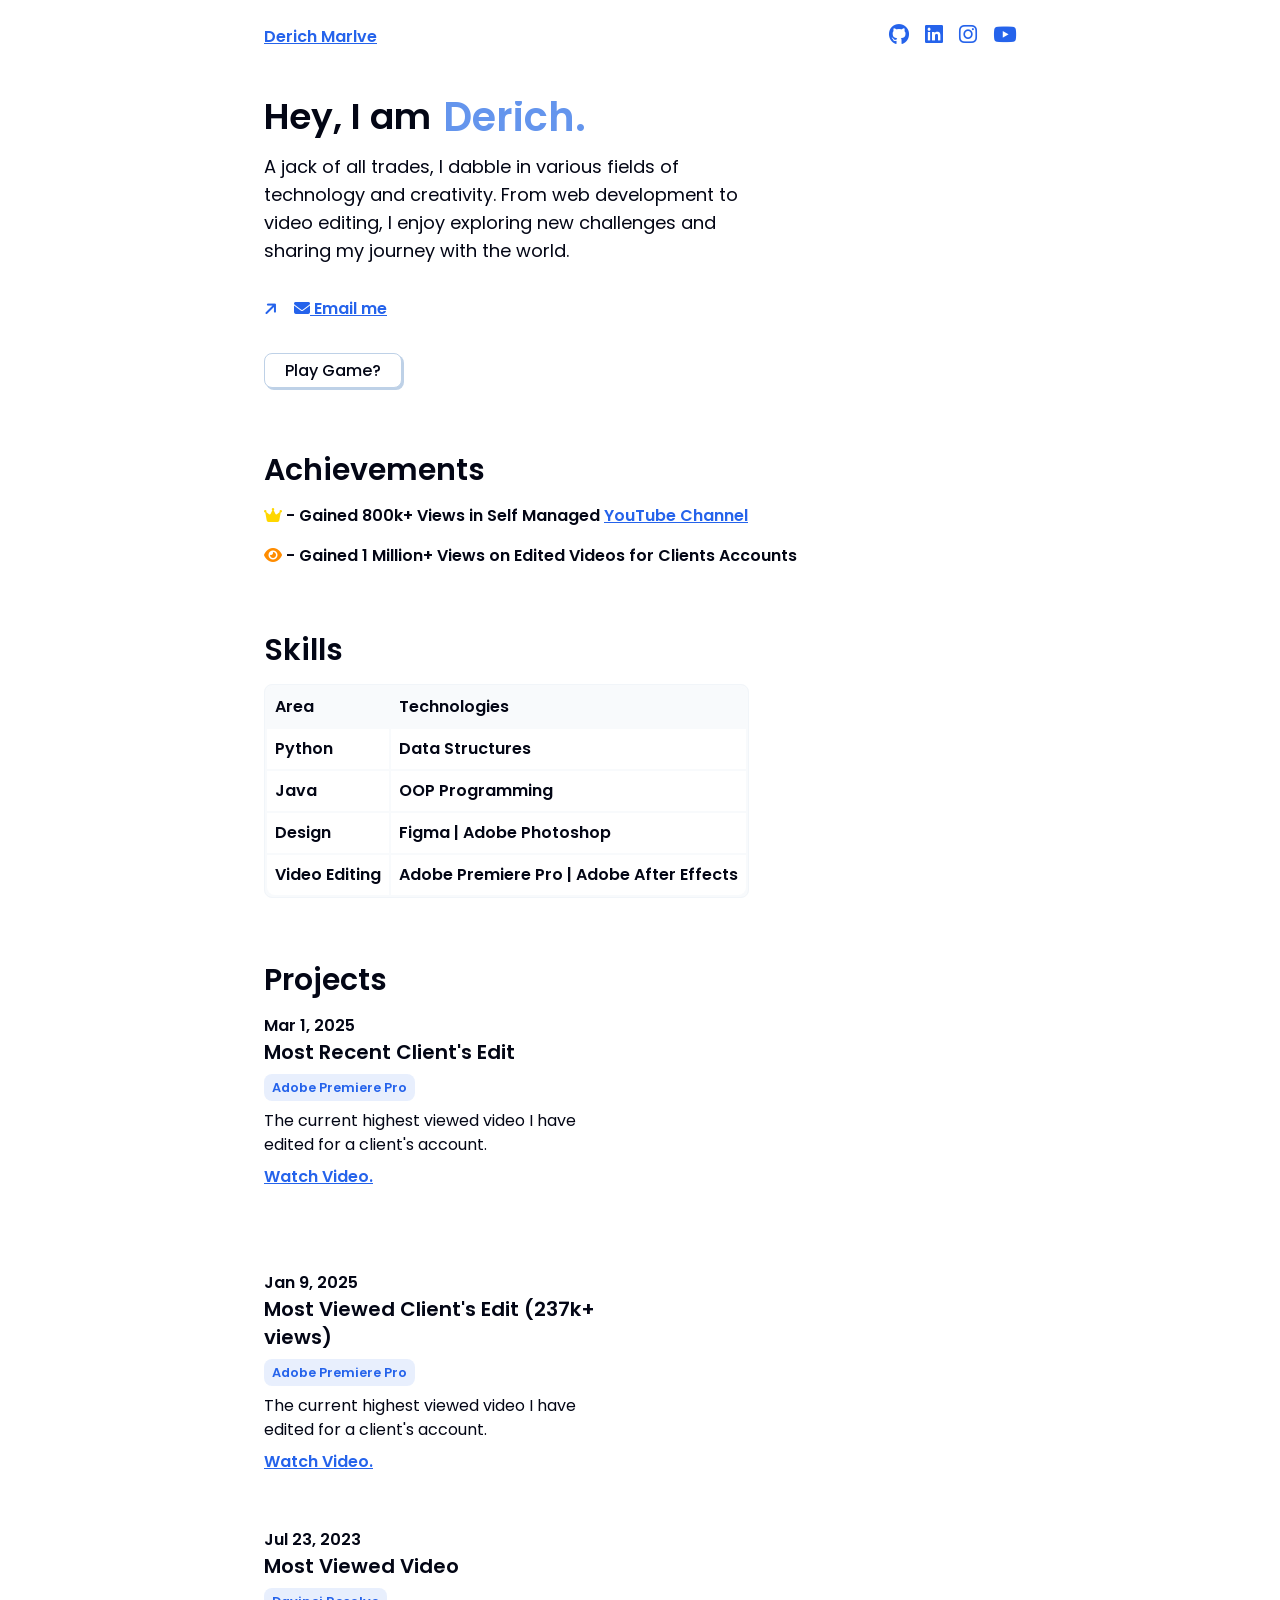
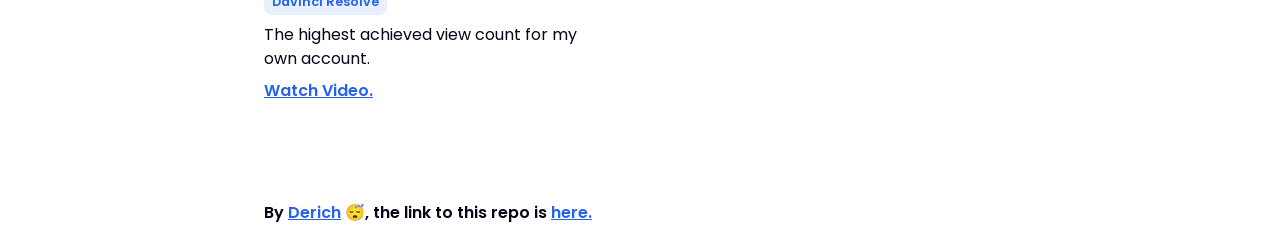
<file: index.html>
<!DOCTYPE html>
<html lang="en">
<head>
    <meta charset="UTF-8">
    <meta name="viewport" content="width=device-width, initial-scale=1.0">
    <title>Derich Portfolio</title>
    <link rel="stylesheet" href="styles.css" />
    <link rel="stylesheet" href="fanta.css" />
    <link rel="stylesheet" href="https://cdnjs.cloudflare.com/ajax/libs/font-awesome/6.7.2/css/all.min.css" integrity="sha512-Evv84Mr4kqVGRNSgIGL/F/aIDqQb7xQ2vcrdIwxfjThSH8CSR7PBEakCr51Ck+w+/U6swU2Im1vVX0SVk9ABhg==" crossorigin="anonymous" referrerpolicy="no-referrer" />
</head>
<body>
    <header>
        <a href="/">Derich Marlve</a>
        <nav>
            <a target="_blank" href="https://github.com/Marlve"><i class="fa-brands fa-github"></i></a>
            <a target="_blank" href="https://www.linkedin.com/in/derich-marlve-7a442a2a2/"><i class="fa-brands fa-linkedin"></i></a>
            <a target="_blank" href="https://www.instagram.com/derichmarlve/"><i class="fa-brands fa-instagram"></i></a>
            <a target="_blank" href="https://www.youtube.com/@Kyota"><i class="fa-brands fa-youtube"></i></a>
        </nav>
    </header>
    <main>
        <section>
            <div class="text-changer">
                <h1 class="intro-text">Hey, I am</h1>
                <div class="roles-container">
                    <div class="role-inner">
                        <span class="role1">Derich.</span>
                        <span class="role2">a Developer.</span>
                        <span class="role3">a Content Creator.</span>
                        <span class="role4">a Video Editor.</span>
                        <span class="role1">Derich.</span>
                    </div>
                </div>
            </div>
            <h5 class="intro-description" >
                A jack of all trades, I dabble in various fields of technology and creativity. From web development to video editing, I enjoy exploring new challenges and sharing my journey with the world.
            </h5>
            <div class="links-container">
                <i class="fa-solid link-arrow fa-arrow-right"></i>
                <a target="_blank" href="mailto:derichmarlve@gmail.com"> <i class="fa-solid fa-envelope"></i> Email me </a> 
            </div>

            <div id="play-game">
                <button onclick="playGame()">Play Game?</button>
            </div>
            <div style="display: none;" class="color-div">
                <h4>
                    Pick a color
                </h4>
                    <p style="display: none;">aww you've ruined it.</p>
                    <input type="color" id="color-picker" onchange="changeColor()" value="#0084ff"/>
                    <button onclick="resetColor()" style="display: none;">Reset</button>
            </div>
        </section>

        <section>
            <h2>Achievements</h2>
            <p><i class="fa-solid crown-achievement fa-crown"></i> - Gained 800k+ Views in Self Managed <a href="https://www.youtube.com/@Kyota" target="_blank">YouTube Channel</a></p>
            <p><i class="fa-solid eye-achievement fa-eye"></i> - Gained 1 Million+ Views on Edited Videos for Clients Accounts</p>
        </section>


        <section>
            <h2>Skills</h2>
            <table>
                <thead>
                    <tr>
                        <th>Area</th>
                        <th>Technologies</th>
                    </tr>
                </thead>
                <tbody>
                    <tr>
                        <td>Python</td>
                        <td>Data Structures</td>
                    </tr>
                    <tr>
                        <td>Java</td>
                        <td>OOP Programming</td>
                    </tr>
                    <tr>
                        <td>Design</td>
                        <td>Figma | Adobe Photoshop</td>
                    </tr>
                    <tr>
                        <td>Video Editing</td>
                        <td>Adobe Premiere Pro | Adobe After Effects</td>
                    </tr>
                </tbody>
            </table>
        </section>

        <section>
            <h2>Projects</h2>
            <div class="cards-grid">
                <div class="project-card">
                    <div>
                        <p>Mar 1, 2025</p>
                        <h4>Most Recent Client's Edit</h4>
                        <div class="tech-list">
                            <div class="card-button-secondary">
                                <p>Adobe Premiere Pro</p>
                            </div>
                        </div>
                        <p class="project-description">The current highest viewed video I have edited for a client's account.</p>
                        <div class="project-links">
                            <a target="_blank" href="https://youtu.be/1kHkWN3u9jk">Watch Video.</a>
                        </div>
                    </div>
                    <div class="vid-div">
                        <iframe width="1538" height="697" src="https://www.youtube.com/embed/1kHkWN3u9jk" title="Showing how DUAL WIELDING Works + How to Get in Rune Slayer" frameborder="0" allow="accelerometer; autoplay; clipboard-write; encrypted-media; gyroscope; picture-in-picture; web-share" referrerpolicy="strict-origin-when-cross-origin" allowfullscreen></iframe>
                    </div>
                </div>

                <div class="project-card">
                    <div>
                        <p>Jan 9, 2025</p>
                        <h4>Most Viewed Client's Edit (237k+ views)</h4>
                        <div class="tech-list">
                            <div class="card-button-secondary">
                                <p>Adobe Premiere Pro</p>
                            </div>
                        </div>
                        <p class="project-description">The current highest viewed video I have edited for a client's account.</p>
                        <div class="project-links">
                            <a target="_blank" href="https://www.youtube.com/watch?v=Pr57PgpGOu8">Watch Video.</a>
                        </div>
                    </div>
                    <div class="vid-div">
                        <iframe width="320" height="180" src="https://www.youtube.com/embed/Pr57PgpGOu8" title="Which Domain Expansion You Should GET in Jujutsu Infinite" frameborder="0" allow="accelerometer; autoplay; clipboard-write; encrypted-media; gyroscope; picture-in-picture; web-share" referrerpolicy="strict-origin-when-cross-origin" allowfullscreen></iframe>
                    </div>
                </div>

                <div class="project-card">
                    <div>
                        <p>Jul 23, 2023</p>
                        <h4>Most Viewed Video</h4>
                        <div class="tech-list">
                            <div class="card-button-secondary">
                                <p>Davinci Resolve</p>
                            </div>
                        </div>
                        <p class="project-description">The highest achieved view count for my own account.</p>
                        <div class="project-links">
                            <a target="_blank" href="https://youtu.be/g3FsIR7no3A">Watch Video.</a>
                        </div>
                    </div>
                    <div class="vid-div">
                        <iframe width="1538" height="697" src="https://www.youtube.com/embed/g3FsIR7no3A" title="The BEST guide for Thorian! | Arcane Lineage" frameborder="0" allow="accelerometer; autoplay; clipboard-write; encrypted-media; gyroscope; picture-in-picture; web-share" referrerpolicy="strict-origin-when-cross-origin" allowfullscreen></iframe>
                    </div>
                </div>
            </div>    
        </section>

    </main>
    <footer>
        <p>By <a href="https://www.instagram.com/derichmarlve/" target="_blank">Derich</a> 😴, the link to this repo is <a href="https://github.com/Marlve/Fullstack-Development" target="_blank" >here.</a> </p>
    </footer>
    <script>
        const body = document.querySelector('body');
        const colorInput = document.getElementById('color-picker');
        const colorDiv = document.querySelector('.color-div');
        const hiddenText = document.querySelector('.color-div p');
        const resetButton = document.querySelector('.color-div button');
        const playButton = document.querySelector('play-game');

        function playGame() {
            colorDiv.style.display = 'block';
            playButton.style.display = 'none';
        }

        function changeColor() {
            const selectedColor = colorInput.value;
            body.style.background = selectedColor;
            hiddenText.style.display = 'block';
            resetButton.style.display = 'block';
            colorInput.style.display = 'none';
        }

        function resetColor() {
            body.style.background = '#05070f';
            colorInput.style.display = 'block';

            hiddenText.style.display = 'none';
            resetButton.style.display = 'none';
            colorDiv.style.display = 'none';
        }

    </script>
</body>
</html>
</file>
<file: styles.css>
body {
    min-height: 100vh;
    display: flex;
    flex-direction: column;   
}

.text-changer {
    box-sizing: content-box;
    display:flex;
    border-radius: 8px;
    align-items: flex-start;
    gap: 12px;
}
.roles-container {
    overflow: hidden;
    position: relative;
    margin-top: 4px;
    height: 2em;
    /* background-color: aliceblue; */
}
.role-inner {
    display: flex;
    flex-direction: column;
    animation: role-change 12s infinite;
    animation-delay: 1.5s;
}
.role-inner span {
    font-size: 2.5rem;
    height: 2.5em
}
.role1, .role2, .role3, .role4 {
    display: block;
    height: 100%;
    padding-top: 4px;
}
.role1 {
    color:cornflowerblue;   
}
.role2 {
    color: darkorchid;
}
.role3 {
    color: rgb(226, 39, 39);
}
.role4 {
    color: rgb(5, 87, 5);
}

@keyframes role-change {
    10% { transform: translateY(-20%); }
    25% { transform: translateY(-20%); }
    35% { transform: translateY(-40%); }
    50% { transform: translateY(-40%); }
    60% { transform: translateY(-60%); }
    75% { transform: translateY(-60%); }
    85% { transform: translateY(-80%); }
    100% { transform: translateY(-80%); }
}


header, main, footer {
    max-width: 800px;
    width: 100%;
    margin: 0 auto;
    padding: 1.5rem;
}

header {
    display: flex;
    align-items: center;
    justify-content: space-between;
    gap: 1rem;
}

nav {
    display: flex;
    gap: 1rem;
    align-items: center;
}

nav i {
    font-size: 1.3rem;
}

main, section {
    display: flex;
    flex-direction: column;
}

main {
    gap: 4rem;
}

section {
    gap: 1rem;
}

.intro-header p {
    padding-top: 0.25rem;
}

.intro-description {
    max-width: 500px;
}

.links-container {
    display: flex;
    align-items: center;
    gap: 1rem;
    padding: 1rem 0;
}

.link-arrow {
    color: var(--color-link);
    transform: rotate(-45deg)
}

.color-div {
    display: flex;
    flex-direction: column;
    gap: 0.5rem;
}

.cards-grid {
    display: flex;
    flex-direction: column;
    gap: 2rem;  
}

.project-card {
    display: flex;
    flex-direction: column;
    gap: 1rem;
}

.project-links {
    display: flex;
    align-items: center;
    padding-top : 0.5rem;
    gap: 1rem;
}

.tech-list {
    display: flex;
    align-items: center;
    gap: 0.5rem;
    flex-wrap: wrap;
    margin-top: 0.5rem;
    margin-bottom: 0.5rem;
}

.tech-list div {
    padding: 0.1rem 0.5rem;
    border-radius: var(--border-radius-small);
}

.tech-list p {
    font-size: 0.8rem;
}

.vid-div {
    position: relative;
    width: 100%;
    max-width: 400px;
    aspect-ratio: 16/9;
    margin: 0 auto;
    margin-right: 0;
    margin-left: auto;
}

.vid-div iframe {
    width: 100%;
    height: 100%;
    border: none;
    display: block;
}
.project-description {
    font-weight: 400;
}

.color-div {
    line-height: 3rem;
}

.crown-achievement {
    color: gold;
}

.eye-achievement {
    color: darkorange;
}

@media (min-width: 400px) {
    .project-card {
        flex-direction: row;
        align-items: flex-start;
    }
    .project-card .img-div {
        max-width: 30%;
    }
}
</file>
<file: fanta.css>
/**
* Fanta.css (Fantasy + CSS)
* Version 0.1.0
* https://github.com/jamezmca/fantacss
*
* Sections
* 1. Content sectioning
* 2. Text content
* 3. Inline text semantics
* 4. Image and multimedia
* 5. Tables
* 6. Forms
* 7. Interactive elements
*
*/

@import url('https://fonts.googleapis.com/css2?family=Poppins:ital,wght@0,100;0,200;0,300;0,400;0,500;0,600;0,700;0,800;0,900;1,100;1,200;1,300;1,400;1,500;1,600;1,700;1,800;1,900&display=swap');


:root {
    --background-primary: white;
    --background-secondary: '';
    --background-tertiary: #dbeafe;
    --background-accent: '';
    --background-compliment: '';
    --background-gradient: '';
    --background-muted: #f8fafc;

    --color-primary: #030615;
    --color-secondary: '';
    --color-tertiary: '';
    --color-accent: '';
    --color-compliment: '';
    --color-gradient: '';
    --color-muted: ;
    --color-link: #2563eb;
    --color-link-transparent: rgba(37, 99, 235, 0.1);

    --color-success: '';
    --color-warning: '';
    --color-error: '';
    --color-info: '';
    --color-highlight: #fef9c3;

    --gradient-start: #9580ff;
    --gradient-end: #80ffea;

    --border-primary: #f1f5f9;
    --border-secondary: #bed1e7;
    --border-highlight: #64748b;
    --border-tertiary: '';

    --shadow-dark: '';
    --shadow-light: '';
    --shadow-text: '';

    --padding-small: 1rem;
    --padding-large: 2rem;

    --border-radius-small: 0.5rem;
    --border-radius-large: 0.75rem;
    --highlight-border-radius: 0.5rem;

    --text-selection: '';
}

@media (prefers-color-scheme: dark) {
    :root {
        --background-primary: #05070f;
        --background-secondary: #0e101e;
        --background-tertiary: #121424;
        --background-accent: '';
        --background-compliment: '';
        --background-gradient: '';
        --background-muted: #1a1e32;

        --color-primary: white;
        --color-secondary: '';
        --color-tertiary: '';
        --color-accent: '';
        --color-compliment: '';
        --color-gradient: '';
        --color-muted: ;
        --color-link: #60a5fa;
        --color-link-transparent: rgba(37, 99, 235, 0.1);

        --color-success: '';
        --color-warning: '';
        --color-error: '';
        --color-info: '';
        --color-highlight: #fef9c3;

        --gradient-start: #9580ff;
        --gradient-end: #80ffea;

        --border-primary: #29325b;
        --border-secondary: #323c71;
        --border-highlight: #4649af;
        --border-tertiary: '';

        --shadow-dark: '';
        --shadow-light: '';
        --shadow-text: '';

        --padding-small: 1rem;
        --padding-large: 2rem;

        --border-radius-small: 0.5rem;
        --border-radius-large: 0.75rem;
        --highlight-border-radius: 0.5rem;

        --text-selection: '';
    }
}

* {
    margin: 0;
    padding: 0;
    box-sizing: border-box;
    font-family: "Poppins", sans-serif;
    font-weight: 600;
}

body {
    background: var(--background-primary);
    color: var(--color-primary);
    font-size: 0.875rem;
    line-height: 1.6rem;
}

/* Special */
.text-gradient {
    -webkit-text-fill-color: transparent;
    -webkit-background-clip: text;
    background-image: linear-gradient(135deg, var(--gradient-start) 0, var(--gradient-end) 100%);
    background-size: 100%;
    -webkit-box-decoration-break: clone;
}


/* Typography */
h1,
h2,
h3,
h4,
h5,
h6,
button {
    font-family: "Poppins", sans-serif;
    width: fit-content;
    font-weight: 0;
}

h1 {
    font-size: 1.875rem;
    line-height: 2.25rem;
}

h2 {
    font-size: 1.5rem;
    line-height: 2rem;
}

h3 {
    font-size: 1.25rem;
    line-height: 1.75rem;
}

h4 {
    font-size: 1.125rem;
    line-height: 1.75rem;
}

h5 {
    font-size: 1rem;
    line-height: 1.5rem;
    font-weight: 400;
}

h6 {
    font-size: 0.875rem;
    line-height: 1.25rem;
}

p {
    display: block;
    width: fit-content;
}

span {
    font-weight: inherit;
    font-size: inherit;
    line-height: inherit;
}

/* Content Sectioning */

main {}

header {}

footer {}

nav {}

section {}

address {
    font-style: normal;
}

aside {
    float: right;
    width: 40%;
    padding: 0.75rem;
    margin: 0.5rem;
    font-style: italic;
    color: var(--color-primary);
    background-color: var(--background-muted);
    border-radius: var(--border-radius-large);
}


/* Text Content */
blockquote {
    position: relative;
    padding-left: 1.5rem;
    margin: 0;
}

blockquote::after {
    content: "";
    display: block;
    position: absolute;
    left: 0;
    top: 0;
    height: 100%;
    border-left: 7px solid var(--border-primary);
    border-radius: 6px;
}

blockquote footer {
    padding-top: 1rem;
}

dd {
    padding-bottom: 11px;
}

dl {}

dt {
    font-weight: bold;
}

figure {}

figcaption {
    padding-top: 10px;
    font-size: 0.8rem;
}

hr {}


ul,
ol {
    list-style-position: inside;
    padding-left: 1rem;
}

li {
    line-height: 1.6em;
}

/* Inline Text Elements */

a {
    color: var(--color-link);
}

a:active,
a:focus,
a:hover {
    text-decoration: none;
}

.link-button {
    border: none;
    color: var(--color-link);
    box-shadow: none;
    padding: 0;
}

.link-button:hover {
    box-shadow: none;
    transform: unset;
    text-decoration: underline;
}

mark,
samp,
kbd,
code,
time {
    border-radius: var(--highlight-border-radius, 4px);
    box-decoration-break: clone;
    -webkit-box-decoration-break: clone;
}

mark {
    background-color: var(--color-highlight);
    padding: 0 4px;
}

samp {
    font-weight: bold;
    padding: 0.5rem 1rem;
    background-color: var(--background-muted);
    color: var(--color-primary);
}

kbd,
time {
    padding: 0rem 0.5rem;
    background-color: var(--background-muted);
    color: var(--color-primary);
}

code,
pre {
    font-size: 0.9em;
    padding: 0.2rem 0.5rem;
    background: var(--background-muted);
    border: 1px solid var(--border-primary);
    max-width: fit-content;
    overflow-x: auto;
}

pre>code {
    padding: 10px;
    border: 0;
    display: block;
    overflow-x: auto;
}

pre {
    border-radius: var(--border-radius-large);
}

sup,
sub {
    line-height: normal;
}

/* Image and multimedia */
audio {
    width: 100%;
}

audio,
img,
video {
    border-radius: var(--border-radius-large);
    max-width: 100%;
}

img {
    height: auto;
}

/* Tables */
table {
    width: fit-content;
    border: 1px solid var(--border-primary);
    background: var(--background-muted);
    border-radius: var(--border-radius-small);
}

table tr:last-child td:first-child {
    border-bottom-left-radius: 8px;
}

table tr:last-child td:last-child {
    border-bottom-right-radius: 8px;
}

table tr:first-child th:first-child {
    border-top-left-radius: 8px;
}

table tr:first-child th:last-child {
    border-top-right-radius: 8px;
}

th {
    background-color: var(--background-muted);
}

td {
    background: var(--background-primary);
}

td,
th {
    text-align: left;
    padding: 8px;
}

thead {
    border-collapse: collapse;
}

tfoot {
    border-top: 1px solid black;
}

table tr:hover td,
tbody tr:nth-child(even):hover td {
    background-color: var(--background-muted);
}

/* Form elements */
input,
button,
select,
optgroup,
textarea {
    /* margin: 0; */
}

button,
select,
input[type="submit"],
input[type="button"],
input[type="checkbox"],
input[type="range"],
input[type="radio"] {
    cursor: pointer;
}

button {
    color: var(--color-primary);
    background-color: var(--background-primary);
    width: fit-content;
    font-family: inherit;
    font-size: inherit;
    font-weight: 500;
    padding: 0.25rem 1.25rem;
    border: 1.5px solid var(--border-secondary);
    border-radius: var(--border-radius-small);
    box-shadow: 2px 2px 0 0 var(--border-secondary);
    transition-duration: 200ms;
}

button:hover {
    box-shadow: 0 0 0 0 var(--border-secondary);
    transform: translate(2px, 2px);
}

button[disabled]:hover {
    box-shadow: 2px 2px 0 0 var(--border-secondary);
    transform: translate(0, 0);
}

button:disabled,
button[disabled] {
    border: 1.5px solid var(--border-secondary);
    cursor: initial;
    opacity: 0.55;
}

label {
    display: block;
    max-width: fit-content;
    font-weight: 500;
}

input,
textarea,
select {
    font-size: 1em;
    background-color: var(--background-muted);
    border: 1px solid var(--border-secondary);
    color: var(--color-primary);
    padding: 0.5rem 0.75rem;
    border-radius: var(--border-radius-small);
    width: 100%;
    /* max-width: fit-content; */
    outline: none;
    appearance: none;
}

input:disabled {
    cursor: not-allowed;
    opacity: 0.6;
}

input[type="number"].buttonless {
    appearance: textfield;
    -moz-appearance: textfield;
}

input[type="number"].buttonless::-webkit-inner-spin-button {
    display: none;
    appearance: none;
}

input[type="number"].buttonless::-webkit-outer-spin-button {
    -webkit-appearance: none;
    margin: 0;
}

input[type="checkbox"],
input[type="radio"] {
    padding: 0.5rem;
    width: fit-content;
    vertical-align: middle;
    position: relative;
    margin: 0.5rem 0.25rem 0.5rem 0.5rem;
    /* margin-right: 0.33em;
    margin-top: 0.31em; */
}

input[type="checkbox"] {
    border-radius: 7px;
    margin-left: 0;
}

input[type="radio"] {
    border-radius: 100%;
}

input[type="checkbox"]:checked,
input[type="radio"]:checked {
    background: var(--border-secondary);
}

input[type="range"] {
    vertical-align: middle;
    padding: 0;
}

input[type="color"] {
    appearance: none;
    border: none;
    outline-style: none;
    padding: initial;
    max-width: initial;
    height: 2rem;
    width: 3rem;
}

select:is([multiple]) {
    background: none;
    height: fit-content;
}

fieldset:focus-within,
input:focus-within,
textarea:focus-within,
select:focus-within {
    border-color: var(--border-highlight);
}

fieldset:hover,
input:hover,
textarea:hover,
select:hover {
    border-color: var(--border-highlight);
}

progress {
    appearance: none;
    height: 1rem;
    margin: 0.75rem 0;
}

progress::-webkit-progress-bar {
    background: var(--background-main);
    border: 1px solid var(--border-primary);
    border-radius: var(--highlight-border-radius);
}

progress::-webkit-progress-value {
    background-color: var(--color-link);
    border-radius: var(--border-radius-small);
}

progress::-moz-progress-bar {
    background-color: var(--color-link);
    border-radius: var(--border-radius-small);
}

fieldset {
    border: 1px solid var(--border-primary);
    border-radius: var(--border-radius-small);
    margin: 0;
    margin-bottom: 6px;
    padding: 1rem;
    max-width: fit-content;
}

/* Interactive elements */
details {
    border: 1px solid var(--border-primary);
    border-radius: var(--border-radius-small);
    padding: 0.5rem 0.75rem;
}

summary {
    font-weight: bold;
}

details[open] summary {
    border-bottom: 1px solid var(--border-primary);
    margin-bottom: 0.5rem;
}

.card,
.card-button {
    background-color: var(--background-muted);
    color: var(--color-primary);
    padding: 1rem;
    border-radius: 0.5rem;
}

.card {
    border: 1px solid var(--color-link-transparent);
}

.card-button {
    border: 1px solid var(--border-secondary);
}

.card-button {
    box-shadow: none;
}

.card-button:hover {
    transform: translate(0);
    box-shadow: none;
    border-color: var(--border-highlight);
}

.card-button-primary,
.card-button-secondary {
    border: none !important;
    box-shadow: none !important;
}

.card-button-primary {
    color: var(--background-primary);
    background: var(--color-link);
}

.card-button-secondary {
    color: var(--color-link);
    background: var(--color-link-transparent);
}

.card-button-primary:hover,
.card-button-secondary:hover {
    transform: none;
    opacity: 0.6;
}


@media (min-width: 640px) {
    body {
        font-size: 1rem;
        line-height: 1.5rem;
    }

    h1 {
        font-size: 2.25rem;
        line-height: 2.5rem;
    }

    h2 {
        font-size: 1.875rem;
        line-height: 2.25rem;
    }

    h3 {
        font-size: 1.5rem;
        line-height: 2rem;
    }

    h4 {
        font-size: 1.25rem;
        line-height: 1.75rem;
    }

    h5 {
        font-size: 1.125rem;
        line-height: 1.75rem;
    }

    h6 {
        font-size: 1rem;
        line-height: 1.5rem;
    }

    button {
        width: fit-content;
    }

    input {
        max-width: 600px;
    }
}
</file>
